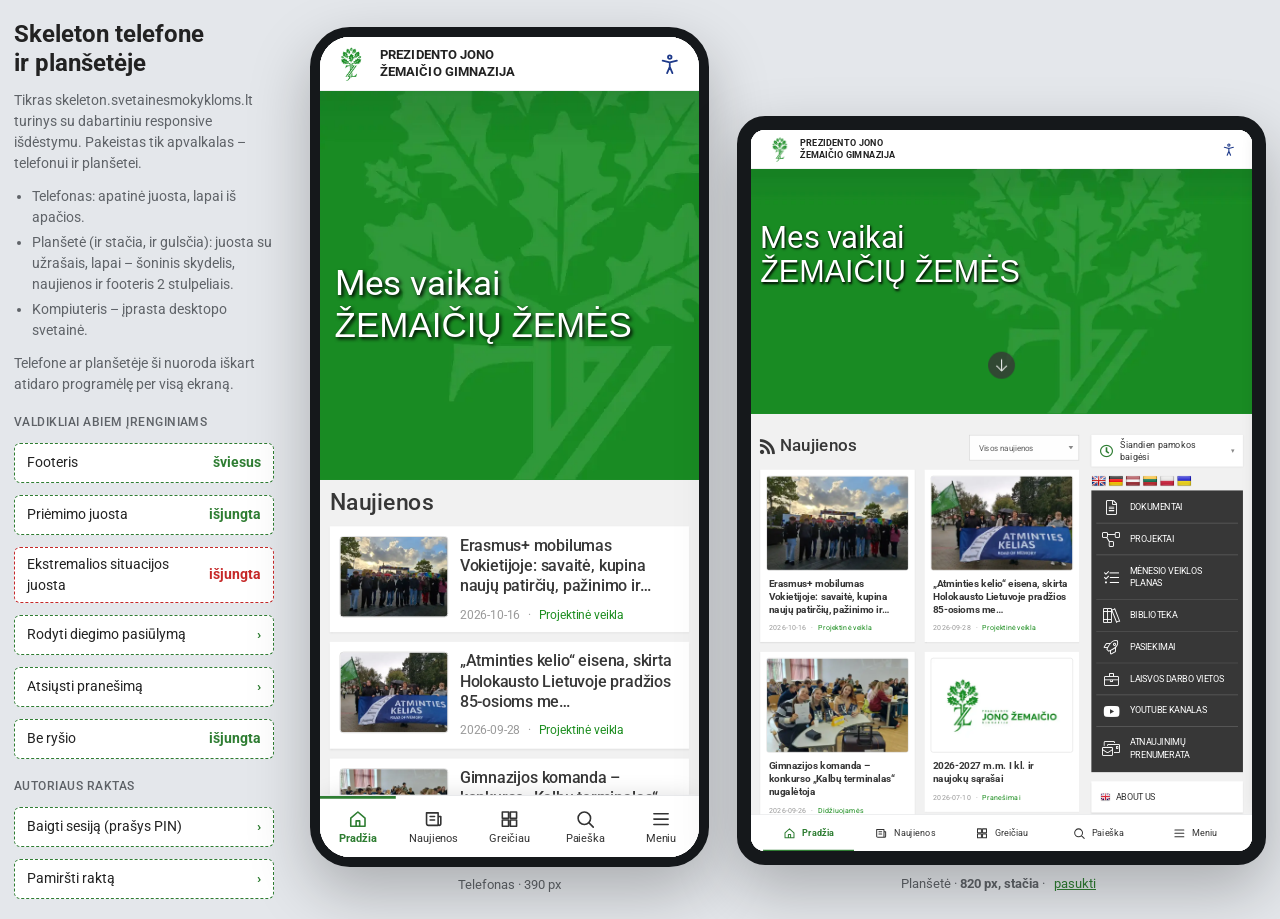
<file: index.html>
<!doctype html>
<html lang="lt">
<head>
<meta charset="utf-8">
<meta name="viewport" content="width=device-width, initial-scale=1, viewport-fit=cover">
<title>Skeleton telefone ir planšetėje</title>
<meta name="theme-color" content="#2e7d32">
<meta name="apple-mobile-web-app-capable" content="yes">
<meta name="mobile-web-app-capable" content="yes">
<meta name="apple-mobile-web-app-status-bar-style" content="default">
<meta name="apple-mobile-web-app-title" content="Gimnazija">
<link rel="manifest" href="manifest.webmanifest">
<link rel="apple-touch-icon" href="icon-180.png">
<link rel="icon" href="icon-192.png">
<style>html,body{margin:0;height:100%}body{font-family:-apple-system,system-ui,sans-serif;overscroll-behavior:none}img{max-width:100%}[hidden]{display:none!important}</style>
<meta name="claude:viewport-fit-sides" content="cover">
<link rel="stylesheet" href="https://fonts.googleapis.com/css2?family=Roboto:wght@400;500;700&display=swap">
<script>
  // Telefone ar planšetėje – iškart programėlė per visą ekraną
  (function () {
    var touch = window.matchMedia && matchMedia('(pointer: coarse)').matches;
    if (touch || window.innerWidth <= 900) location.replace('app.html' + location.hash);
  })();
</script>
<style>
:root { --bg: #e4e7eb; --fg: #222; --muted: #5f6368; --line: #d7dade; --accent: #2e7d32; --card: #fff; --font: "Roboto", -apple-system, "Segoe UI", sans-serif; }
@media (prefers-color-scheme: dark) { :root:not([data-theme="light"]) { --bg: #15181b; --fg: #ececec; --muted: #a9aeb4; --line: #34383d; --card: #22262a; color-scheme: dark; } }
:root[data-theme="dark"] { --bg: #15181b; --fg: #ececec; --muted: #a9aeb4; --line: #34383d; --card: #22262a; color-scheme: dark; }
html, body { height: 100%; }
body { background: var(--bg); color: var(--fg); font-family: var(--font); }
* { box-sizing: border-box; }
.stage { min-height: 100%; display: flex; align-items: center; justify-content: center; gap: 36px; padding-block: 20px; padding-left: max(16px, env(safe-area-inset-left, 0px)); padding-right: max(16px, env(safe-area-inset-right, 0px)); }
.note { width: 260px; flex-shrink: 0; display: flex; flex-direction: column; gap: 12px; font-size: 14px; line-height: 1.5; color: var(--muted); }
.note h1 { margin: 0; font-size: 24px; line-height: 1.2; color: var(--fg); text-wrap: balance; }
.note ul { margin: 0; padding-left: 18px; display: flex; flex-direction: column; gap: 4px; }
.note .label { font-size: 12px; font-weight: 500; text-transform: uppercase; letter-spacing: .04em; margin-top: 6px; }
.ctl { display: flex; align-items: center; justify-content: space-between; gap: 8px; min-height: 40px; padding: 6px 12px; border: 1px dashed var(--accent); border-radius: 6px; background: var(--card); color: var(--fg); font: inherit; font-size: 14px; text-align: left; cursor: pointer; }
.ctl.red { border-color: #c62828; }
.ctl i { font-style: normal; font-weight: 700; color: var(--accent); }
.ctl.red i { color: #c62828; }
.devices { display: flex; align-items: flex-end; gap: 28px; }
.dev { display: flex; flex-direction: column; align-items: center; gap: 10px; }
.dev span { font-size: 13px; color: var(--muted); }
.frame { box-sizing: content-box; border: 10px solid #15181b; background: #15181b; box-shadow: 0 24px 60px rgba(0,0,0,.25); overflow: hidden; position: relative; }
.frame iframe { border: 0; display: block; background: #fff; transform-origin: 0 0; position: absolute; left: 0; top: 0; }
.phone { border-radius: 40px; }
.tablet { border-radius: 28px; border-width: 14px; }
.toggle-orient { border: 0; background: none; color: var(--accent); font: inherit; font-size: 13px; text-decoration: underline; cursor: pointer; }
</style>

</head>
<body>
<div class="stage">
  <div class="note">
    <h1>Skeleton telefone ir planšetėje</h1>
    <div>Tikras skeleton.svetainesmokykloms.lt turinys su dabartiniu responsive išdėstymu. Pakeistas tik apvalkalas – telefonui ir planšetei.</div>
    <ul>
      <li>Telefonas: apatinė juosta, lapai iš apačios.</li>
      <li>Planšetė (ir stačia, ir gulsčia): juosta su užrašais, lapai – šoninis skydelis, naujienos ir footeris 2 stulpeliais.</li>
      <li>Kompiuteris – įprasta desktopo svetainė.</li>
    </ul>
    <div>Telefone ar planšetėje ši nuoroda iškart atidaro programėlę per visą ekraną.</div>
    <div class="label">Valdikliai abiem įrenginiams</div>
    <button class="ctl" data-cmd="footer">Footeris <i data-st="footer">šviesus</i></button>
    <button class="ctl" data-cmd="info">Priėmimo juosta <i data-st="info">išjungta</i></button>
    <button class="ctl red" data-cmd="alert">Ekstremalios situacijos juosta <i data-st="alert">išjungta</i></button>
    <button class="ctl" data-cmd="install">Rodyti diegimo pasiūlymą <i>›</i></button>
    <button class="ctl" data-cmd="push">Atsiųsti pranešimą <i>›</i></button>
    <button class="ctl" data-cmd="offline">Be ryšio <i data-st="offline">išjungta</i></button>
    <div class="label">Autoriaus raktas</div>
    <button class="ctl" data-cmd="keylock">Baigti sesiją (prašys PIN) <i>›</i></button>
    <button class="ctl" data-cmd="keyreset">Pamiršti raktą <i>›</i></button>
  </div>
  <div class="devices">
    <div class="dev"><div class="frame phone" id="fPhone"><iframe allow="publickey-credentials-get *; publickey-credentials-create *" src="app.html?d=phone" title="Telefonas" id="iPhone"></iframe></div><span>Telefonas · 390 px</span></div>
    <div class="dev"><div class="frame tablet" id="fTab"><iframe allow="publickey-credentials-get *; publickey-credentials-create *" src="app.html?d=tablet" title="Planšetė" id="iTab"></iframe></div><span>Planšetė · <b id="tabLbl">820 px, stačia</b> · <button class="toggle-orient" id="orient">pasukti</button></span></div>
  </div>
</div>

<script>
(function () {
  const dev = { phone: { w: 390, h: 844 }, tab: { w: 820, h: 1180 } };
  let land = false;
  function fit() {
    const availH = window.innerHeight - 80;
    const availW = window.innerWidth - 260 - 36 * 2 - 40;
    const tw = land ? dev.tab.h : dev.tab.w, th = land ? dev.tab.w : dev.tab.h;
    // bendras mastelis, kad abu įrenginiai tilptų greta
    const sp = Math.min(1, availH / dev.phone.h);
    const s = Math.max(.3, Math.min(1, availH / th, (availW - dev.phone.w * sp - 28) / tw));
    place('iPhone', 'fPhone', dev.phone.w, dev.phone.h, sp);
    place('iTab', 'fTab', tw, th, s);
    document.getElementById('tabLbl').textContent = tw + ' px, ' + (land ? 'gulsčia' : 'stačia');
  }
  function place(fi, fr, w, h, s) {
    const f = document.getElementById(fi), r = document.getElementById(fr);
    f.style.width = w + 'px'; f.style.height = h + 'px'; f.style.transform = 'scale(' + s + ')';
    r.style.width = Math.round(w * s) + 'px'; r.style.height = Math.round(h * s) + 'px';
    r.style.borderWidth = '';
  }
  window.addEventListener('resize', fit); fit();
  document.getElementById('orient').addEventListener('click', () => { land = !land; fit(); });
  const st = { footer: true, info: false, alert: false, offline: false, text2: true };
  document.querySelector('.note').addEventListener('click', (e) => {
    const b = e.target.closest('[data-cmd]'); if (!b) return;
    const c = b.dataset.cmd;
    ['iPhone', 'iTab'].forEach(id => { try { document.getElementById(id).contentWindow.postMessage({ sk: c }, '*'); } catch (err) {} });
    if (c in st) {
      st[c] = !st[c];
      const el = document.querySelector('[data-st="' + c + '"]');
      if (el) el.textContent = c === 'footer' ? (st[c] ? 'šviesus' : 'tamsus') : c === 'text2' ? (st[c] ? 'pagerintas' : 'dabartinis') : (st[c] ? 'įjungta' : 'išjungta');
    }
  });
})();
</script>

<script>if ('serviceWorker' in navigator) { addEventListener('load', () => navigator.serviceWorker.register('sw.js').catch(() => {})); }</script>
</body>
</html>
</file>
